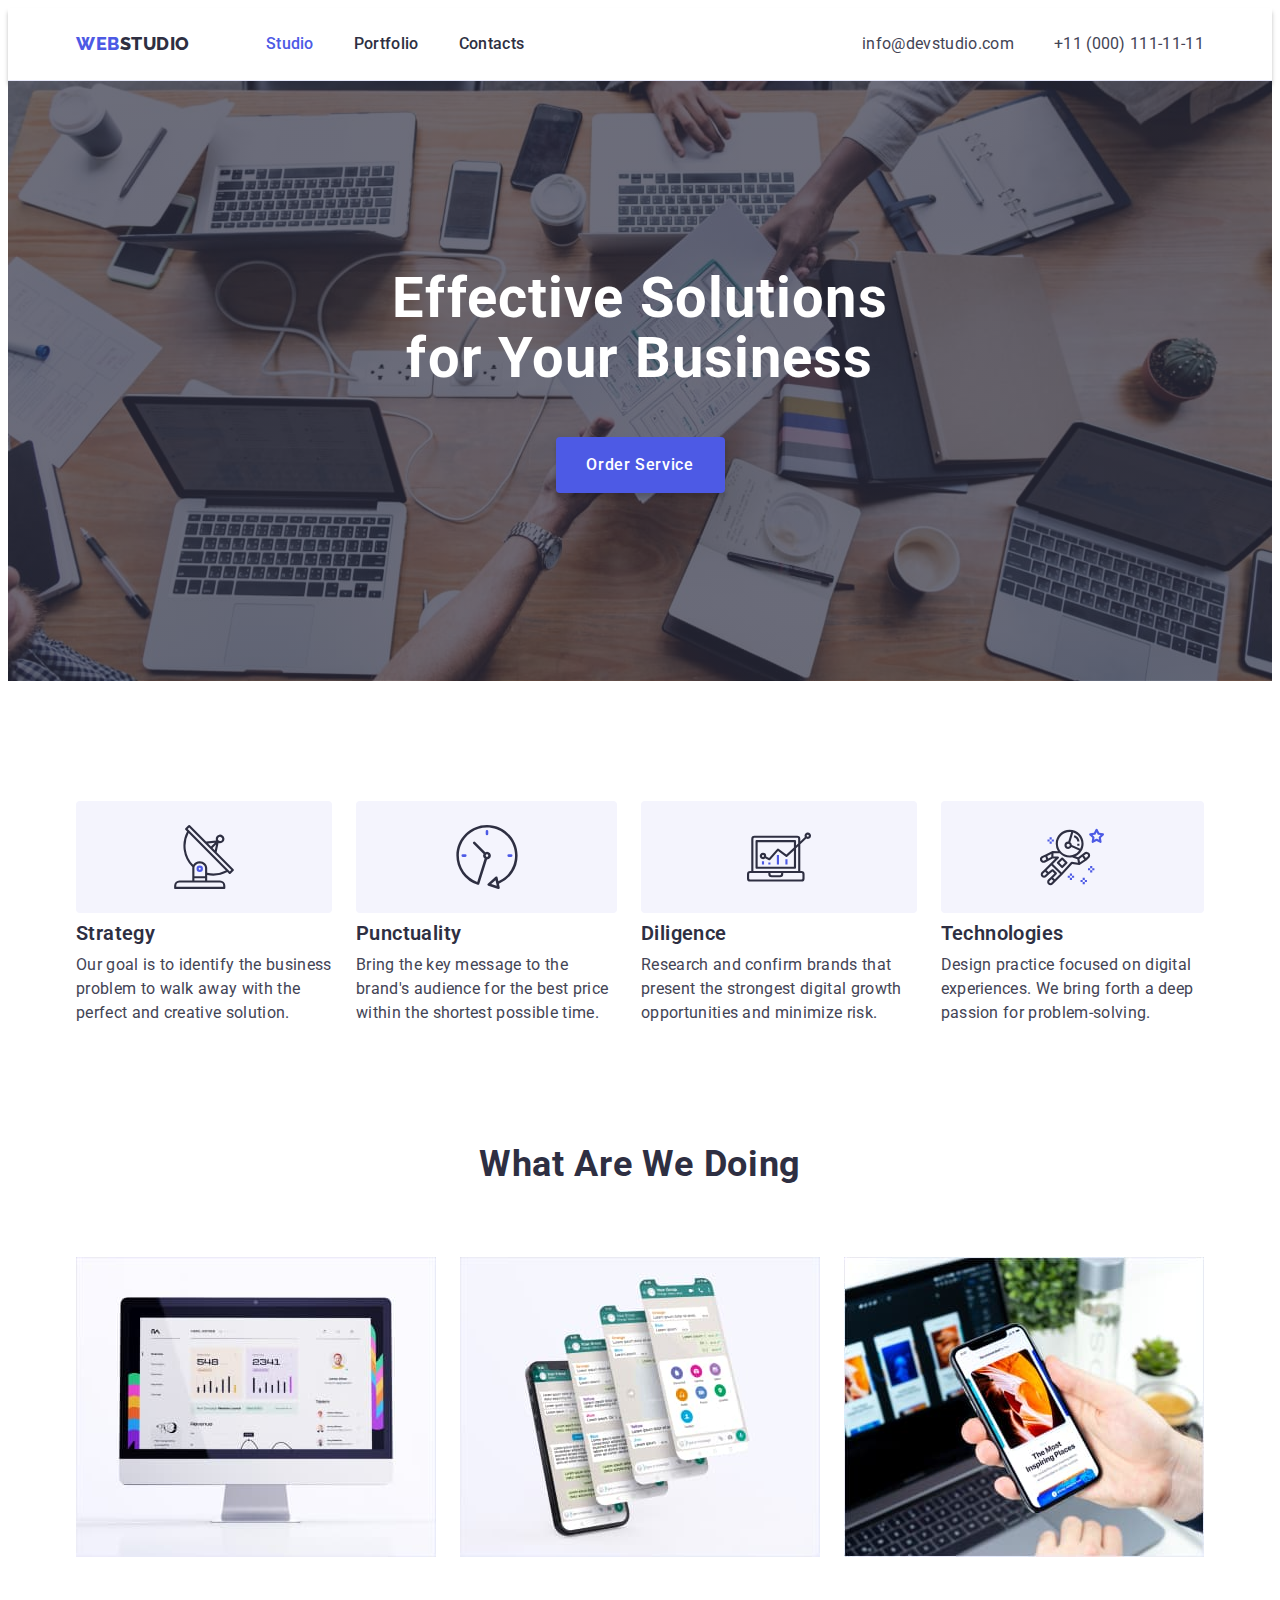
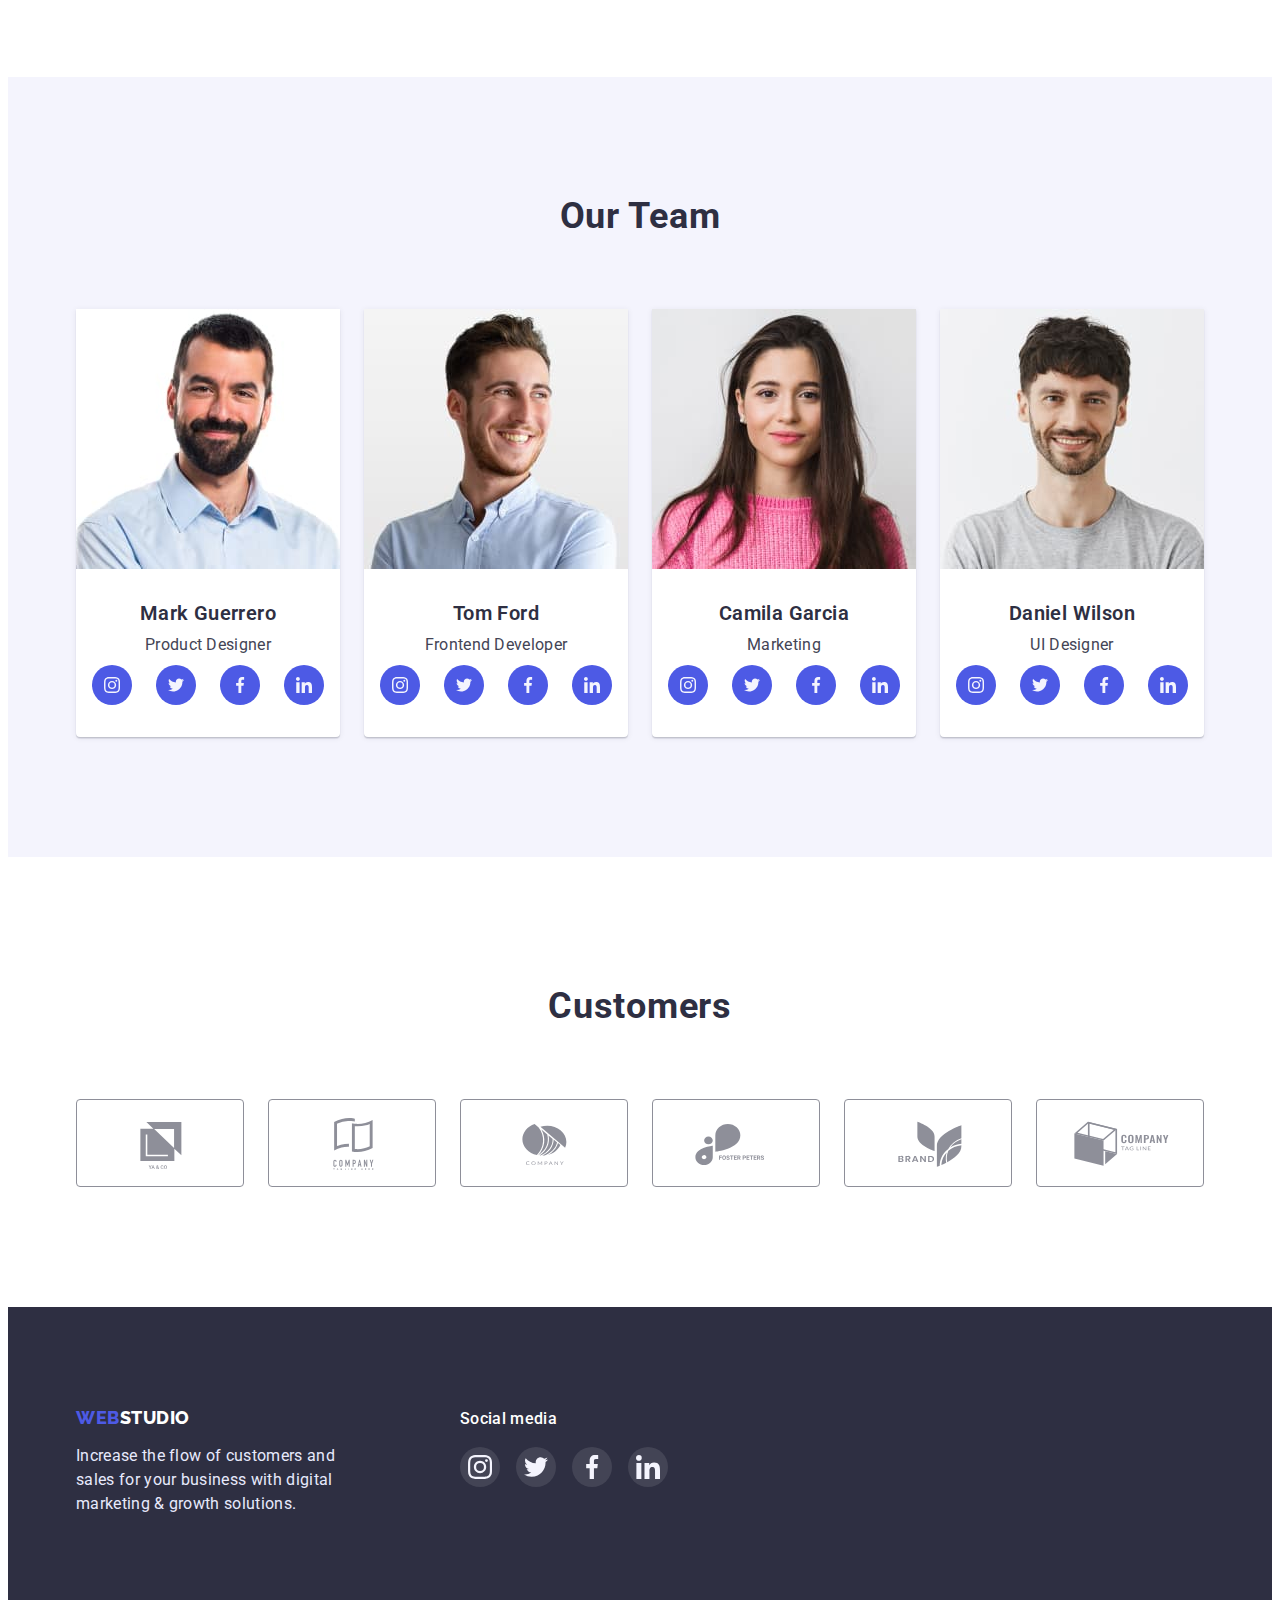
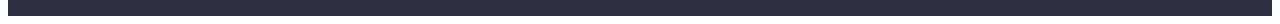
<file: index.html>
<!DOCTYPE html>
<html lang="en">
  <head>
    <meta charset="UTF-8" />
    <meta http-equiv="X-UA-Compatible" content="IE=edge" />
    <meta
      name="viewport"
      content="width=device-width, initial-scale=1.0"
    />
    <title>Web Studio</title>
    <link rel="preconnect" href="https://fonts.googleapis.com" />
    <link
      rel="preconnect"
      href="https://fonts.gstatic.com"
      crossorigin
    />
    <link
      href="https://fonts.googleapis.com/css2?family=Raleway:wght@800&family=Roboto:wght@400;500;700;900&display=swap"
      rel="stylesheet"
    />
    <link
      rel="stylesheet"
      href="https://cdnjs.cloudflare.com/ajax/libs/modern-normalize/1.1.0/modern-normalize.min.css"
      integrity="sha512-wpPYUAdjBVSE4KJnH1VR1HeZfpl1ub8YT/NKx4PuQ5NmX2tKuGu6U/JRp5y+Y8XG2tV+wKQpNHVUX03MfMFn9Q=="
      crossorigin="anonymous"
      referrerpolicy="no-referrer"
    />
    <link rel="stylesheet" href="./css/styles.css" />
  </head>
  <body>
    <header class="header">
      <div class="container header-container">
        <nav class="header-navigation">
          <a
            href="./index.html"
            class="logo header-logo link header-padding"
          >
            <span class="logo-color">Web</span>Studio</a
          >
          <ul class="header-list list">
            <li class="header-item">
              <a
                href="./index.html"
                class="header-link link header-padding active-page"
                >Studio</a
              >
            </li>
            <li class="header-item">
              <a
                href="./portfolio.html"
                class="header-link link header-padding"
                >Portfolio</a
              >
            </li>
            <li class="header-item">
              <a href="#" class="header-link link header-padding"
                >Contacts</a
              >
            </li>
          </ul>
        </nav>
        <address class="address">
          <ul class="address-list list">
            <li class="address-item">
              <a
                href="mailto:info@devstudio.com"
                class="address-email link header-padding"
              >
                info@devstudio.com
              </a>
            </li>
            <li class="address-item">
              <a
                href="tel:+110001111111"
                class="address-tel link header-padding"
              >
                +11 (000) 111-11-11
              </a>
            </li>
          </ul>
        </address>
      </div>
    </header>
    <main>
      <section class="hero">
        <div class="container hero-container">
          <h1 class="hero-title">
            Effective Solutions for Your Business
          </h1>
          <button type="button" class="hero-btn btn">
            Order Service
          </button>
        </div>
      </section>
      <section class="principles section">
        <div class="container">
          <h2 class="section-title visually-hidden">
            Our principles
          </h2>
          <ul class="principles-list section-list list">
            <li class="principles-item section-item">
              <div class="priciples-icon">
                <svg width="64px" height="64px">
                  <use href="./images/icons.svg#icon-antenna"></use>
                </svg>
              </div>
              <h3 class="principles-caption section-caption">
                Strategy
              </h3>
              <p class="principles-text section-text">
                Our goal is to identify the business problem to walk
                away with the perfect and creative solution.
              </p>
            </li>
            <li class="principles-item section-item">
              <div class="priciples-icon">
                <svg width="64px" height="64px">
                  <use href="./images/icons.svg#icon-clock"></use>
                </svg>
              </div>
              <h3 class="principles-caption section-caption">
                Punctuality
              </h3>
              <p class="principles-text section-text">
                Bring the key message to the brand's audience for the
                best price within the shortest possible time.
              </p>
            </li>
            <li class="principles-item section-item">
              <div class="priciples-icon">
                <svg width="64px" height="64px">
                  <use href="./images/icons.svg#icon-diagram"></use>
                </svg>
              </div>
              <h3 class="principles-caption section-caption">
                Diligence
              </h3>
              <p class="principles-text section-text">
                Research and confirm brands that present the strongest
                digital growth opportunities and minimize risk.
              </p>
            </li>
            <li class="principles-item section-item">
              <div class="priciples-icon">
                <svg width="64px" height="64px">
                  <use href="./images/icons.svg#icon-astronaut"></use>
                </svg>
              </div>
              <h3 class="principles-caption section-caption">
                Technologies
              </h3>
              <p class="principles-text section-text">
                Design practice focused on digital experiences. We
                bring forth a deep passion for problem-solving.
              </p>
            </li>
          </ul>
        </div>
      </section>
      <section class="doing section">
        <div class="container">
          <h2 class="doing-title section-title">What are we doing</h2>
          <ul class="doing-list section-list list">
            <li class="doing-item section-item">
              <img
                src="./images/do1.jpg"
                alt="computer"
                width="360"
                height="300"
              />
            </li>
            <li class="doing-item section-item">
              <img
                src="./images/do2.jpg"
                alt="tablet"
                width="360"
                height="300"
              />
            </li>
            <li class="doing-item section-item">
              <img
                src="./images/do3.jpg"
                alt="phone"
                width="360"
                height="300"
              />
            </li>
          </ul>
        </div>
      </section>
      <section class="team section accent-bg">
        <div class="container">
          <h2 class="team-title section-title">Our Team</h2>
          <ul class="team-list section-list list">
            <li class="team-item section-item card-team">
              <img
                src="./images/team1.jpg"
                alt="Mark Guerrero"
                width="264"
                height="260"
              />
              <div class="team-content">
                <h3 class="team-caption section-caption center">
                  Mark Guerrero
                </h3>
                <p class="team-text section-text center">
                  Product Designer
                </p>
                <ul class="team-soc-list list">
                  <li class="team-soc-item">
                    <a href="#" class="team-soc-link link">
                      <svg
                        class="team-soc-icon"
                        width="16px"
                        height="16px"
                      >
                        <use
                          href="./images/icons.svg#icon-instagram"
                        ></use>
                      </svg>
                    </a>
                  </li>
                  <li class="team-soc-item">
                    <a href="#" class="team-soc-link link">
                      <svg
                        class="team-soc-icon"
                        width="16px"
                        height="16px"
                      >
                        <use
                          href="./images/icons.svg#icon-twitter"
                        ></use>
                      </svg>
                    </a>
                  </li>
                  <li class="team-soc-item">
                    <a href="#" class="team-soc-link link">
                      <svg
                        class="team-soc-icon"
                        width="16px"
                        height="16px"
                      >
                        <use
                          href="./images/icons.svg#icon-facebook"
                        ></use>
                      </svg>
                    </a>
                  </li>
                  <li class="team-soc-item">
                    <a href="#" class="team-soc-link link">
                      <svg
                        class="team-soc-icon"
                        width="16px"
                        height="16px"
                      >
                        <use
                          href="./images/icons.svg#icon-linkedin"
                        ></use>
                      </svg>
                    </a>
                  </li>
                </ul>
              </div>
            </li>
            <li class="team-item section-item card-team">
              <img
                src="./images/team2.jpg"
                alt="Tom Ford"
                width="264"
                height="260"
              />
              <div class="team-content">
                <h3 class="team-caption section-caption center">
                  Tom Ford
                </h3>
                <p class="team-text section-text center">
                  Frontend Developer
                </p>
                <ul class="team-soc-list list">
                  <li class="team-soc-item">
                    <a href="#" class="team-soc-link link">
                      <svg
                        class="team-soc-icon"
                        width="16px"
                        height="16px"
                      >
                        <use
                          href="./images/icons.svg#icon-instagram"
                        ></use>
                      </svg>
                    </a>
                  </li>
                  <li class="team-soc-item">
                    <a href="#" class="team-soc-link link">
                      <svg
                        class="team-soc-icon"
                        width="16px"
                        height="16px"
                      >
                        <use
                          href="./images/icons.svg#icon-twitter"
                        ></use>
                      </svg>
                    </a>
                  </li>
                  <li class="team-soc-item">
                    <a href="#" class="team-soc-link link">
                      <svg
                        class="team-soc-icon"
                        width="16px"
                        height="16px"
                      >
                        <use
                          href="./images/icons.svg#icon-facebook"
                        ></use>
                      </svg>
                    </a>
                  </li>
                  <li class="team-soc-item">
                    <a href="#" class="team-soc-link link">
                      <svg
                        class="team-soc-icon"
                        width="16px"
                        height="16px"
                      >
                        <use
                          href="./images/icons.svg#icon-linkedin"
                        ></use>
                      </svg>
                    </a>
                  </li>
                </ul>
              </div>
            </li>
            <li class="team-item section-item card-team">
              <img
                src="./images/team3.jpg"
                alt="Camila Garcia"
                width="264"
                height="260"
              />
              <div class="team-content">
                <h3 class="team-caption section-caption center">
                  Camila Garcia
                </h3>
                <p class="team-text section-text center">Marketing</p>
                <ul class="team-soc-list list">
                  <li class="team-soc-item">
                    <a href="#" class="team-soc-link link">
                      <svg
                        class="team-soc-icon"
                        width="16px"
                        height="16px"
                      >
                        <use
                          href="./images/icons.svg#icon-instagram"
                        ></use>
                      </svg>
                    </a>
                  </li>
                  <li class="team-soc-item">
                    <a href="#" class="team-soc-link link">
                      <svg
                        class="team-soc-icon"
                        width="16px"
                        height="16px"
                      >
                        <use
                          href="./images/icons.svg#icon-twitter"
                        ></use>
                      </svg>
                    </a>
                  </li>
                  <li class="team-soc-item">
                    <a href="#" class="team-soc-link link">
                      <svg
                        class="team-soc-icon"
                        width="16px"
                        height="16px"
                      >
                        <use
                          href="./images/icons.svg#icon-facebook"
                        ></use>
                      </svg>
                    </a>
                  </li>
                  <li class="team-soc-item">
                    <a href="#" class="team-soc-link link">
                      <svg
                        class="team-soc-icon"
                        width="16px"
                        height="16px"
                      >
                        <use
                          href="./images/icons.svg#icon-linkedin"
                        ></use>
                      </svg>
                    </a>
                  </li>
                </ul>
              </div>
            </li>
            <li class="team-item section-item card-team">
              <img
                src="./images/team4.jpg"
                alt="Daniel Wilson"
                width="264"
                height="260"
              />
              <div class="team-content">
                <h3 class="team-caption section-caption center">
                  Daniel Wilson
                </h3>
                <p class="team-text section-text center">
                  UI Designer
                </p>
                <ul class="team-soc-list list">
                  <li class="team-soc-item">
                    <a href="#" class="team-soc-link link">
                      <svg
                        class="team-soc-icon"
                        width="16px"
                        height="16px"
                      >
                        <use
                          href="./images/icons.svg#icon-instagram"
                        ></use>
                      </svg>
                    </a>
                  </li>
                  <li class="team-soc-item">
                    <a href="#" class="team-soc-link link">
                      <svg
                        class="team-soc-icon"
                        width="16px"
                        height="16px"
                      >
                        <use
                          href="./images/icons.svg#icon-twitter"
                        ></use>
                      </svg>
                    </a>
                  </li>
                  <li class="team-soc-item">
                    <a href="#" class="team-soc-link link">
                      <svg
                        class="team-soc-icon"
                        width="16px"
                        height="16px"
                      >
                        <use
                          href="./images/icons.svg#icon-facebook"
                        ></use>
                      </svg>
                    </a>
                  </li>
                  <li class="team-soc-item">
                    <a href="#" class="team-soc-link link">
                      <svg
                        class="team-soc-icon"
                        width="16px"
                        height="16px"
                      >
                        <use
                          href="./images/icons.svg#icon-linkedin"
                        ></use>
                      </svg>
                    </a>
                  </li>
                </ul>
              </div>
            </li>
          </ul>
        </div>
      </section>
      <section class="customer section">
        <div class="container">
          <h2 class="customer-title section-title">Customers</h2>
          <ul class="customer-list section-list list">
            <li class="customer-item section-item">
              <a href="#" class="customer-link link">
                <svg
                  class="customer-icon"
                  width="104px"
                  height="56px"
                >
                  <use href="./images/icons.svg#icon-yaco"></use>
                </svg>
              </a>
            </li>
            <li class="customer-item section-item">
              <a href="#" class="customer-link link"
                ><svg
                  class="customer-icon"
                  width="104px"
                  height="56px"
                >
                  <use
                    href="./images/icons.svg#icon-tagline-here"
                  ></use>
                </svg>
              </a>
            </li>
            <li class="customer-item section-item">
              <a href="#" class="customer-link link">
                <svg
                  class="customer-icon"
                  width="104px"
                  height="56px"
                >
                  <use href="./images/icons.svg#icon-company"></use>
                </svg>
              </a>
            </li>
            <li class="customer-item section-item">
              <a href="#" class="customer-link link">
                <svg
                  class="customer-icon"
                  width="104px"
                  height="56px"
                >
                  <use href="./images/icons.svg#icon-foster"></use>
                </svg>
              </a>
            </li>
            <li class="customer-item section-item">
              <a href="#" class="customer-link link">
                <svg
                  class="customer-icon"
                  width="104px"
                  height="56px"
                >
                  <use href="./images/icons.svg#icon-brand"></use>
                </svg>
              </a>
            </li>
            <li class="customer-item section-item">
              <a href="#" class="customer-link link">
                <svg
                  class="customer-icon"
                  width="104px"
                  height="56px"
                >
                  <use href="./images/icons.svg#icon-tagline"></use>
                </svg>
              </a>
            </li>
          </ul>
        </div>
      </section>
    </main>
    <footer class="footer">
      <div class="container footer-wrapper">
        <div class="footer-info">
          <a href="./index.html" class="logo footer-logo link"
            ><span class="logo-color">Web</span>Studio</a
          >
          <p class="footer-text">
            Increase the flow of customers and sales for your business
            with digital marketing & growth solutions.
          </p>
        </div>
        <div class="footer-soc">
          <p class="footer-soc-title">Social media</p>
          <ul class="footer-soc-list list">
            <li class="footer-soc-item">
              <a href="#" class="footer-soc-link link">
                <svg
                  class="footer-soc-icon"
                  width="24px"
                  height="24px"
                >
                  <use href="./images/icons.svg#icon-instagram"></use>
                </svg>
              </a>
            </li>
            <li class="footer-soc-item">
              <a href="#" class="footer-soc-link link">
                <svg
                  class="footer-soc-icon"
                  width="24px"
                  height="24px"
                >
                  <use href="./images/icons.svg#icon-twitter"></use>
                </svg>
              </a>
            </li>
            <li class="footer-soc-item">
              <a href="#" class="footer-soc-link link">
                <svg
                  class="footer-soc-icon"
                  width="24px"
                  height="24px"
                >
                  <use href="./images/icons.svg#icon-facebook"></use>
                </svg>
              </a>
            </li>
            <li class="footer-soc-item">
              <a href="#" class="footer-soc-link link">
                <svg
                  class="footer-soc-icon"
                  width="24px"
                  height="24px"
                >
                  <use href="./images/icons.svg#icon-linkedin"></use>
                </svg>
              </a>
            </li>
          </ul>
        </div>
      </div>
    </footer>
  </body>
</html>
</file>
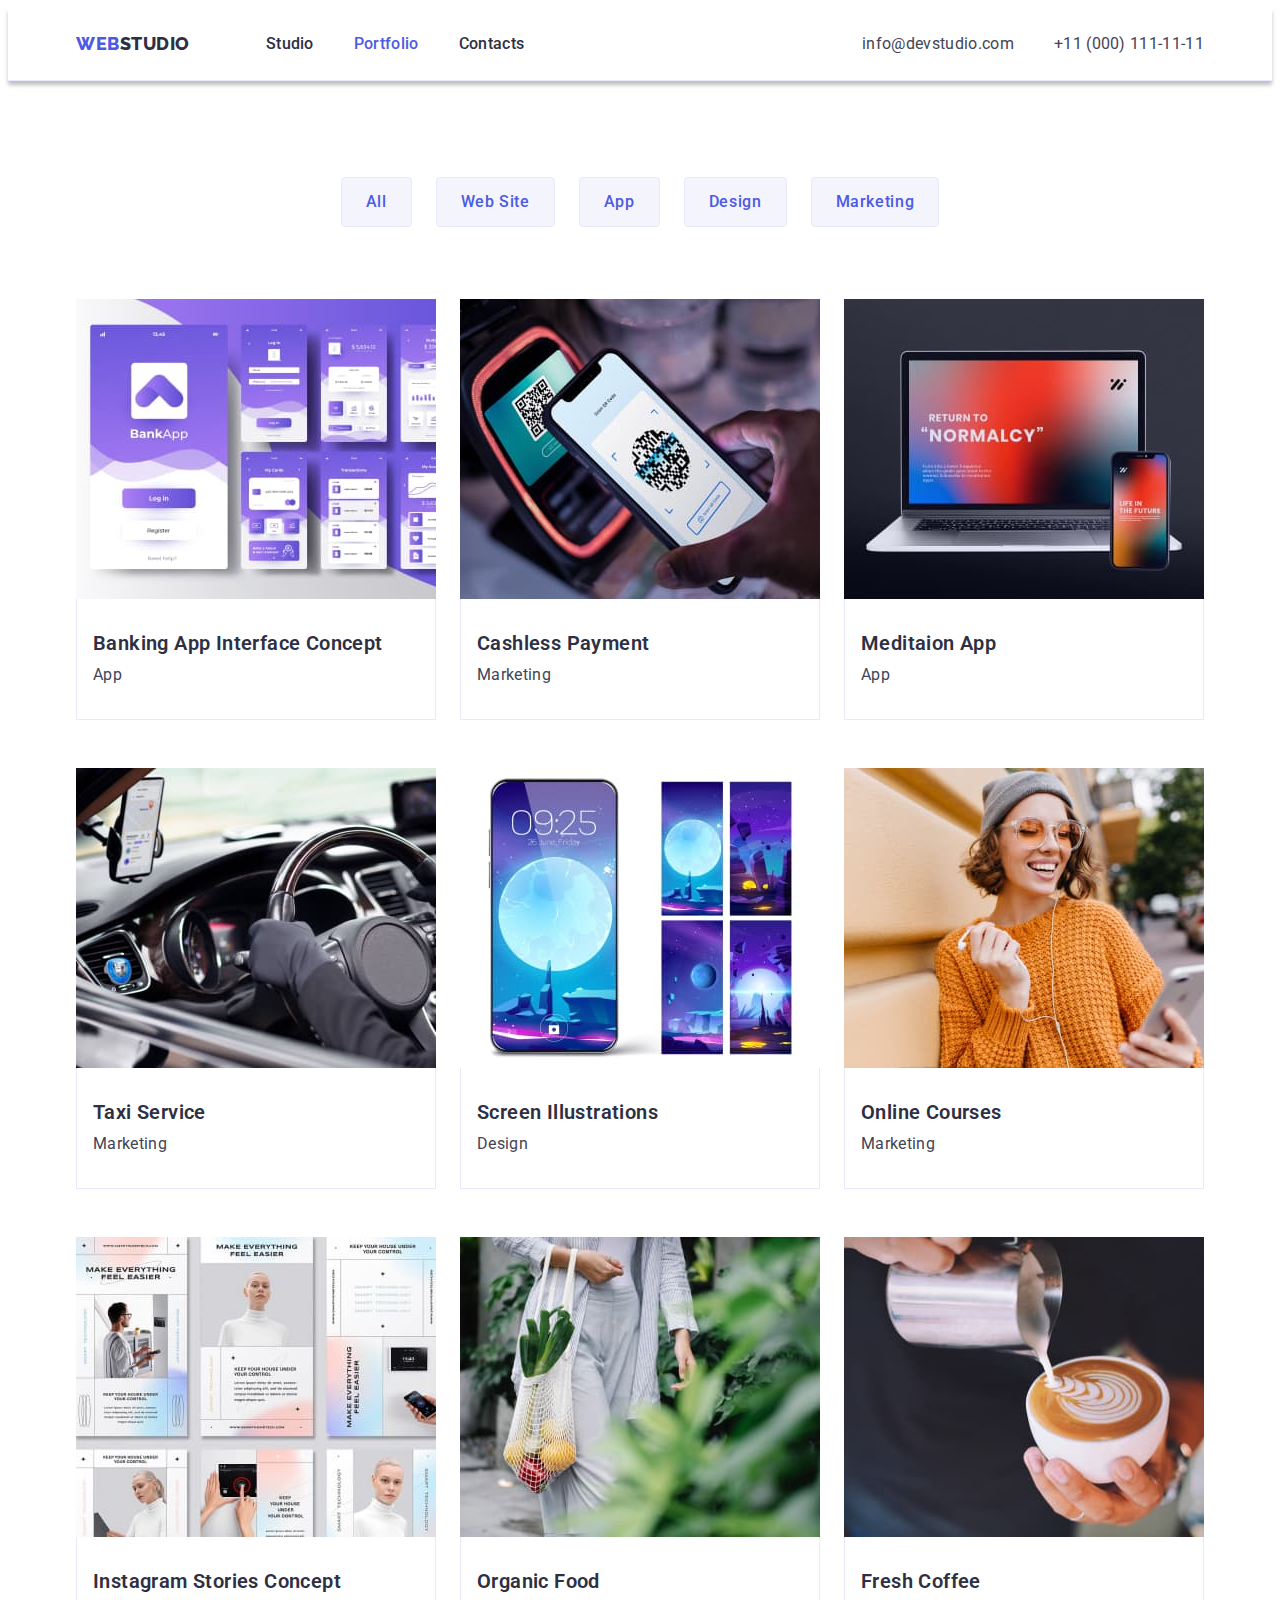
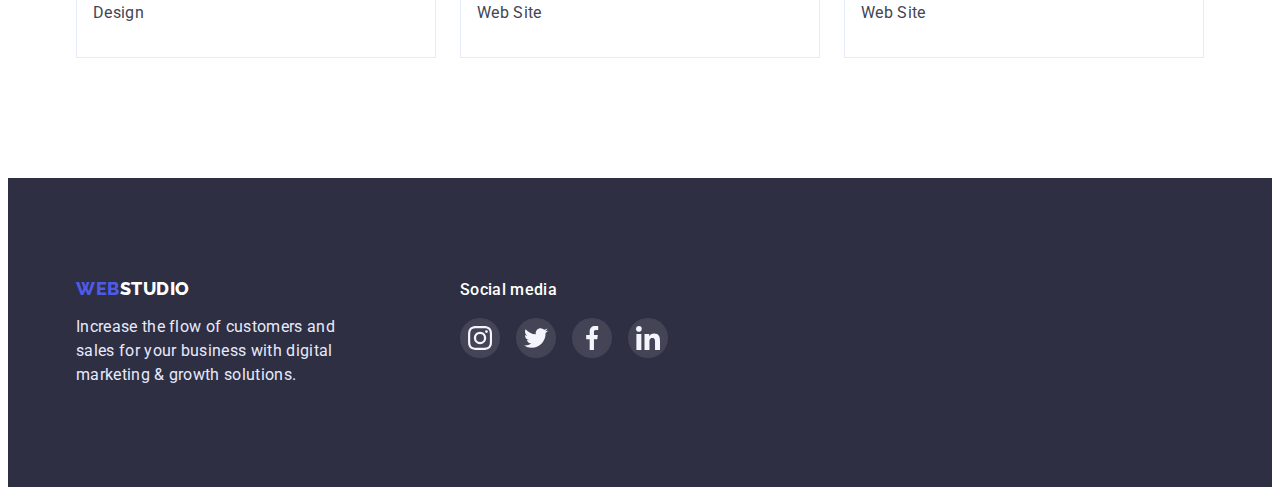
<file: portfolio.html>
<!DOCTYPE html>
<html lang="en">
  <head>
    <meta charset="UTF-8" />
    <meta http-equiv="X-UA-Compatible" content="IE=edge" />
    <meta
      name="viewport"
      content="width=device-width, initial-scale=1.0"
    />
    <title>Portfolio</title>
    <link rel="preconnect" href="https://fonts.googleapis.com" />
    <link
      rel="preconnect"
      href="https://fonts.gstatic.com"
      crossorigin
    />
    <link
      href="https://fonts.googleapis.com/css2?family=Raleway:wght@800&family=Roboto:wght@400;500;700;900&display=swap"
      rel="stylesheet"
    />
    <link
      rel="stylesheet"
      href="https://cdnjs.cloudflare.com/ajax/libs/modern-normalize/1.1.0/modern-normalize.min.css"
      integrity="sha512-wpPYUAdjBVSE4KJnH1VR1HeZfpl1ub8YT/NKx4PuQ5NmX2tKuGu6U/JRp5y+Y8XG2tV+wKQpNHVUX03MfMFn9Q=="
      crossorigin="anonymous"
      referrerpolicy="no-referrer"
    />
    <link rel="stylesheet" href="./css/styles.css" />
  </head>
  <body>
    <header class="header">
      <div class="container header-container">
        <nav class="header-navigation">
          <a
            href="./index.html"
            class="logo header-logo link header-padding"
          >
            <span class="logo-color">Web</span>Studio</a
          >
          <ul class="header-list list">
            <li class="header-item">
              <a
                href="./index.html"
                class="header-link link header-padding"
                >Studio</a
              >
            </li>
            <li class="header-item">
              <a
                href="./portfolio.html"
                class="header-link link header-padding active-page"
                >Portfolio</a
              >
            </li>
            <li class="header-item">
              <a href="#" class="header-link link header-padding"
                >Contacts</a
              >
            </li>
          </ul>
        </nav>
        <address class="address">
          <ul class="address-list list">
            <li class="address-item">
              <a
                href="mailto:info@devstudio.com"
                class="address-email link header-padding"
              >
                info@devstudio.com
              </a>
            </li>
            <li class="address-item">
              <a
                href="tel:+110001111111"
                class="address-tel link header-padding"
              >
                +11 (000) 111-11-11
              </a>
            </li>
          </ul>
        </address>
      </div>
    </header>
    <main>
      <section class="portfolio section">
        <div class="container">
          <h1 class="visually-hidden">Portfolio</h1>
          <h2 class="visually-hidden">Filter</h2>
          <ul class="filter-list list">
            <li>
              <button type="button" class="filter-btn btn">
                All
              </button>
            </li>
            <li>
              <button type="button" class="filter-btn btn">
                Web Site
              </button>
            </li>
            <li>
              <button type="button" class="filter-btn btn">
                App
              </button>
            </li>
            <li>
              <button type="button" class="filter-btn btn">
                Design
              </button>
            </li>
            <li>
              <button type="button" class="filter-btn btn">
                Marketing
              </button>
            </li>
          </ul>
          <h2 class="visually-hidden">Galery</h2>
          <ul class="gallery-list list">
            <li class="gallery-item">
              <a href="#" class="link">
                <img
                  src="./images/gallery1.jpg"
                  alt="Banking App Interface Concept"
                  width="360"
                  height="300"
                />
                <div class="gallery-content">
                  <h3 class="gallery-caption section-caption">
                    Banking App Interface Concept
                  </h3>
                  <p class="section-text">App</p>
                </div>
                <!-- <p class="gallery-description">
                    14 Stylish and User-Friendly App Design Concepts · Task
                    Manager App · Calorie Tracker App · Exotic Fruit
                    Ecommerce App · Cloud Storage App
                  </p> -->
              </a>
            </li>
            <li class="gallery-item">
              <a href="#" class="link">
                <img
                  src="./images/gallery2.jpg"
                  alt="Cashless Payment"
                  width="360"
                  height="300"
                />
                <div class="gallery-content">
                  <h3 class="gallery-caption section-caption">
                    Cashless Payment
                  </h3>
                  <p class="section-text">Marketing</p>
                </div>
                <!-- <p class="gallery-description">
                  14 Stylish and User-Friendly App Design Concepts · Task
                  Manager App · Calorie Tracker App · Exotic Fruit
                  Ecommerce App · Cloud Storage App
                </p> -->
              </a>
            </li>
            <li class="gallery-item">
              <a href="#" class="link">
                <img
                  src="./images/gallery3.jpg"
                  alt="Meditaion App"
                  width="360"
                  height="300"
                />
                <div class="gallery-content">
                  <h3 class="gallery-caption section-caption">
                    Meditaion App
                  </h3>
                  <p class="section-text">App</p>
                </div>
                <!-- <p class="gallery-description">
                  14 Stylish and User-Friendly App Design Concepts · Task
                  Manager App · Calorie Tracker App · Exotic Fruit
                  Ecommerce App · Cloud Storage App
                </p> -->
              </a>
            </li>
            <li class="gallery-item">
              <a href="#" class="link">
                <img
                  src="./images/gallery4.jpg"
                  alt="Taxi Service"
                  width="360"
                  height="300"
                />
                <div class="gallery-content">
                  <h3 class="gallery-caption section-caption">
                    Taxi Service
                  </h3>
                  <p class="section-text">Marketing</p>
                </div>
                <!-- <p class="gallery-description">
                  14 Stylish and User-Friendly App Design Concepts · Task
                  Manager App · Calorie Tracker App · Exotic Fruit
                  Ecommerce App · Cloud Storage App
                </p> -->
              </a>
            </li>
            <li class="gallery-item">
              <a href="#" class="link">
                <img
                  src="./images/gallery5.jpg"
                  alt="Screen Illustrations"
                  width="360"
                  height="300"
                />
                <div class="gallery-content">
                  <h3 class="gallery-caption section-caption">
                    Screen Illustrations
                  </h3>
                  <p class="section-text">Design</p>
                </div>
                <!-- <p class="gallery-description">
                  14 Stylish and User-Friendly App Design Concepts · Task
                  Manager App · Calorie Tracker App · Exotic Fruit
                  Ecommerce App · Cloud Storage App
                </p> -->
              </a>
            </li>
            <li class="gallery-item">
              <a href="#" class="link">
                <img
                  src="./images/gallery6.jpg"
                  alt="Online Courses"
                  width="360"
                  height="300"
                />
                <div class="gallery-content">
                  <h3 class="gallery-caption section-caption">
                    Online Courses
                  </h3>
                  <p class="section-text">Marketing</p>
                </div>
                <!-- <p class="gallery-description">
                  14 Stylish and User-Friendly App Design Concepts · Task
                  Manager App · Calorie Tracker App · Exotic Fruit
                  Ecommerce App · Cloud Storage App
                </p> -->
              </a>
            </li>
            <li class="gallery-item">
              <a href="#" class="link">
                <img
                  src="./images/gallery7.jpg"
                  alt="Instagram Stories Concept"
                  width="360"
                  height="300"
                />
                <div class="gallery-content">
                  <h3 class="gallery-caption section-caption">
                    Instagram Stories Concept
                  </h3>
                  <p class="section-text">Design</p>
                </div>
                <!-- <p class="gallery-description">
                  14 Stylish and User-Friendly App Design Concepts · Task
                  Manager App · Calorie Tracker App · Exotic Fruit
                  Ecommerce App · Cloud Storage App
                </p> -->
              </a>
            </li>
            <li class="gallery-item">
              <a href="#" class="link">
                <img
                  src="./images/gallery8.jpg"
                  alt="Organic Food"
                  width="360"
                  height="300"
                />
                <div class="gallery-content">
                  <h3 class="gallery-caption section-caption">
                    Organic Food
                  </h3>
                  <p class="section-text">Web Site</p>
                </div>
                <!-- <p class="gallery-description">
                  14 Stylish and User-Friendly App Design Concepts · Task
                  Manager App · Calorie Tracker App · Exotic Fruit
                  Ecommerce App · Cloud Storage App
                </p> -->
              </a>
            </li>
            <li class="gallery-item">
              <a href="#" class="link">
                <img
                  src="./images/gallery9.jpg"
                  alt="Fresh Coffee"
                  width="360"
                  height="300"
                />
                <div class="gallery-content">
                  <h3 class="gallery-caption section-caption">
                    Fresh Coffee
                  </h3>
                  <p class="section-text">Web Site</p>
                </div>
                <!-- <p class="gallery-description">
                  14 Stylish and User-Friendly App Design Concepts · Task
                  Manager App · Calorie Tracker App · Exotic Fruit
                  Ecommerce App · Cloud Storage App
                </p> -->
              </a>
            </li>
          </ul>
        </div>
      </section>
    </main>
    <footer class="footer">
      <div class="container footer-wrapper">
        <div class="footer-info">
          <a href="./index.html" class="logo footer-logo link"
            ><span class="logo-color">Web</span>Studio</a
          >
          <p class="footer-text">
            Increase the flow of customers and sales for your business
            with digital marketing & growth solutions.
          </p>
        </div>
        <div class="footer-soc">
          <p class="footer-soc-title">Social media</p>
          <ul class="footer-soc-list list">
            <li class="footer-soc-item">
              <a href="#" class="footer-soc-link link">
                <svg
                  class="footer-soc-icon"
                  width="24px"
                  height="24px"
                >
                  <use href="./images/icons.svg#icon-instagram"></use>
                </svg>
              </a>
            </li>
            <li class="footer-soc-item">
              <a href="#" class="footer-soc-link link">
                <svg
                  class="footer-soc-icon"
                  width="24px"
                  height="24px"
                >
                  <use href="./images/icons.svg#icon-twitter"></use>
                </svg>
              </a>
            </li>
            <li class="footer-soc-item">
              <a href="#" class="footer-soc-link link">
                <svg
                  class="footer-soc-icon"
                  width="24px"
                  height="24px"
                >
                  <use href="./images/icons.svg#icon-facebook"></use>
                </svg>
              </a>
            </li>
            <li class="footer-soc-item">
              <a href="#" class="footer-soc-link link">
                <svg
                  class="footer-soc-icon"
                  width="24px"
                  height="24px"
                >
                  <use href="./images/icons.svg#icon-linkedin"></use>
                </svg>
              </a>
            </li>
          </ul>
        </div>
      </div>
    </footer>
  </body>
</html>
</file>
<file: css/styles.css>
/*
  main color      SLATE     #434455
  secondary color NAVY BLUE #2E2F42
  light color     WHITE     #FFFFFF
  accent          CLOUD     #F4F4FD
  dark bg color   NAVY BLUE #2E2F42
  button color    IRIS      #4D5AE5
  active color    OCEAN     #404BBF
*/
:root {
  --primary-text-color: #434455;
  --title-text-color: #2e2f42;
  --light-color: #ffffff;
  --accent-color: #f4f4fd;
  --dark-bg-color: #2e2f42;
  --button-color: #4d5ae5;
  --active-color: #404bbf;
  --gradient: linear-gradient(
    rgba(46, 47, 66, 0.7),
    rgba(46, 47, 66, 0.7)
  );
}

*,
::after,
::before {
  box-sizing: border-box;
}

body {
  font-family: "Roboto", sans-serif;
  background-color: #ffffff;
  color: var(--primary-text-color);
}

h1,
h2,
h3,
h4,
h5,
h6,
p {
  margin: 0;
}

ul {
  margin: 0;
  padding-left: 0;
}

.list {
  list-style: none;
}

.link {
  text-decoration: none;
}

img {
  display: block;
  max-width: 100%;
  height: auto;
}

.container {
  max-width: 1158px;
  padding: 0 15px;
  margin: 0 auto;
  /* outline: 2px solid red; */
}

.center {
  text-align: center;
}

.visually-hidden {
  position: absolute;
  white-space: nowrap;
  width: 1px;
  height: 1px;
  overflow: hidden;
  border: 0;
  padding: 0;
  clip: rect(0 0 0 0);
  clip-path: inset(50%);
  margin: -1px;
}

.logo {
  font-family: "Raleway", sans-serif;
  font-weight: 800;
  font-size: 18px;
  letter-spacing: 0.03em;
  text-transform: uppercase;
}

/* ----- HEADER ----- */

.header {
  border-bottom: 1px solid #e7e9fc;
  box-shadow: 0px 4px 4px rgba(0, 0, 0, 0.25);
}

.header-container {
  display: flex;
}

.header-navigation {
  display: flex;
  align-items: center;
  margin-right: auto;
}

.header-logo {
  line-height: 1.33;
  color: var(--title-text-color);
  margin-right: 76px;
}

.logo-color {
  color: #4d5ae5;
}

.header-list {
  display: flex;
  gap: 40px;
}
/* .header-item {
} */

.header-link {
  font-weight: 500;
  line-height: 1.5;
  letter-spacing: 0.02em;
  color: #2e2f42;
}

.header-padding {
  display: block;
  padding-top: 24px;
  padding-bottom: 24px;
}

.header-link:active {
  color: #4d5ae5;
}

.header-link.active-page {
  color: #4d5ae5;
}
.address {
  font-style: normal;
}

.address-list {
  display: flex;
  gap: 40px;
}
/* .address-item {
} */

.address-email,
.address-tel {
  line-height: 1.5;
  letter-spacing: 0.02em;
  color: #434455;
}

.header-link:hover,
.header-link:focus,
.address-email:hover,
.address-email:focus,
.address-tel:hover,
.address-tel:focus {
  color: #404bbf;
}
/* ----- HERO ----- */

.hero {
  max-width: 1440px;
  margin: 0 auto;
  background-image: var(--gradient), url(../images/hero-bg.jpg);
  background-repeat: no-repeat;
  background-position: center;
  background-size: cover;
  padding-top: 188px;
  padding-bottom: 188px;
}

/*.hero-container {
  display: flex;
  flex-direction: column;
  align-items: center; 
}*/

.hero-title {
  max-width: 500px;
  font-size: 56px;
  line-height: 1.07;
  text-align: center;
  letter-spacing: 0.02em;
  color: var(--light-color);
  margin: 0 auto 48px;
}

.btn {
  font-family: inherit;
  font-weight: 500;
  font-size: 16px;
  line-height: 1.5;
  text-align: center;
  letter-spacing: 0.04em;
  border: none;
  border-radius: 4px;
  cursor: pointer;
}

.btn:hover,
.btn:focus {
  background-color: #404bbf;
  color: var(--light-color);
  box-shadow: 0px 4px 4px rgba(0, 0, 0, 0.15);
}

/* .btn:active {
  background-color: var(--button-color);
  color: #e7e9fc;
} */

.hero-btn {
  display: block;
  margin: 0 auto;
  width: 169px;
  height: 56px;
  background-color: var(--button-color);
  color: var(--light-color);
  box-shadow: 0px 4px 4px rgba(0, 0, 0, 0.15);
}

/* ----- SECTION ----- */

.section {
  padding-top: 120px;
  padding-bottom: 120px;
}

.section.accent-bg {
  background-color: var(--accent-color);
}

.section-title {
  font-size: 36px;
  line-height: 1.11;
  text-align: center;
  letter-spacing: 0.02em;
  text-transform: capitalize;
  color: var(--title-text-color);
}

/* .section-list {
} */

.section-item {
  background-color: #fff;
}

.section-item.card-team {
  width: 264px;
}

.section-caption {
  font-weight: 600;
  font-size: 20px;
  line-height: 1.2;
  letter-spacing: 0.02em;
  color: var(--title-text-color);
}

.section-text {
  line-height: 1.5;
  letter-spacing: 0.02em;
}

/* ----- PRINCIPLES----- */

/* .principles {
} */

.principles-list {
  display: flex;
  gap: 24px;
  width: calc(100% - 4 * 24px) / 4;
}

/* .principles-item{
} */

.priciples-icon {
  background: #f4f4fd;
  border-radius: 4px;
  display: flex;
  height: 112px;
  margin-bottom: 8px;
  align-items: center;
  justify-content: center;
}

.principles-caption {
  margin-bottom: 8px;
}
/* 
.principles-text {

} */

/* ----- OUR DOING----- */

.doing {
  padding-top: 0;
}

.doing-title {
  margin-bottom: 72px;
}

.doing-list {
  display: flex;
  gap: 24px;
}

.doing-item {
  width: calc((100% - 2 * 24px) / 3);
}

/* ----- OUR TEAM----- */

/* .team {  
} */

.team-title {
  margin-bottom: 72px;
}

.team-list {
  display: flex;
  gap: 24px;
}

.team-item {
  box-shadow: 0px 1px 6px rgba(46, 47, 66, 0.08),
    0px 1px 1px rgba(46, 47, 66, 0.16),
    0px 2px 1px rgba(46, 47, 66, 0.08);
  border-radius: 0px 0px 4px 4px;
  width: calc((100% - 3 * 24px) / 4);
}

.team-content {
  padding-top: 32px;
  padding-bottom: 32px;
}

.team-caption {
  margin-bottom: 8px;
}

.team-text {
  margin-bottom: 8px;
}

.team-soc-list {
  display: flex;
  justify-content: center;
  gap: 24px;
}

.team-soc-item {
  width: 40px;
  height: 40px;
}

.team-soc-link {
  display: flex;
  align-items: center;
  justify-content: center;
  width: 100%;
  height: 100%;
  background-color: var(--button-color);
  border-radius: 50%;
}

.team-soc-link:is(:hover, :focus) {
  background-color: var(--active-color);
}

.team-soc-icon {
  fill: #f4f4fd;
}

/* ----- CUSTOMERS ----- */

.customer.section {
  padding-top: 130px;
}

.customer-title {
  margin-bottom: 72px;
}

.customer-list {
  display: flex;
  gap: 24px;
}

.customer-item {
  width: calc((100% - 5 * 24px) / 6);
  height: 88px;
}

.customer-link {
  display: flex;
  align-items: center;
  justify-content: center;
  width: 100%;
  height: 100%;
  border: 1px solid #8e8f99;
  border-radius: 4px;
}
.customer-icon {
  fill: #8e8f99;
}

.customer-link:is(:hover, :focus) {
  border: 1px solid var(--active-color);
  color: var(--active-color);
}

.customer-link:is(:hover, :focus) .customer-icon {
  fill: var(--active-color);
}

/* ===== PORTFOLIO PAGE ===== */

.portfolio {
  padding-top: 96px;
}

.filter-list {
  margin-bottom: 72px;
  display: flex;
  gap: 24px;
  justify-content: center;
}

.filter-btn {
  background-color: var(--accent-color);
  color: #4d5ae5;
  border: 1px solid #e7e9fc;
  padding: 12px 24px;
}

.filter-btn:hover,
.filter-btn:focus {
  background-color: #404bbf;
  color: var(--light-color);
  border: 1px solid #404bbf;
  box-shadow: 0px 3px 1px rgba(0, 0, 0, 0.1),
    0px 2px 1px rgba(0, 0, 0, 0.08), 0px 2px 2px rgba(0, 0, 0, 0.12);
}

.gallery-list {
  display: flex;
  flex-wrap: wrap;
  column-gap: 24px;
  row-gap: 48px;
}

.gallery-item {
  width: calc((100% - 2 * 24px) / 3);
}

.gallery-item:hover {
border: 0.5px solid #F4F4FD;
box-shadow: 0px 1px 6px rgba(46, 47, 66, 0.08), 0px 1px 1px rgba(46, 47, 66, 0.16), 0px 2px 1px rgba(46, 47, 66, 0.08);
}

.gallery-item > .link {
  color: currentColor;
}

.gallery-content {
  padding-top: 32px;
  padding-bottom: 32px;
  padding-left: 16px;
  border: 1px solid #e7e9fc;
  border-top: none;
}

.gallery-caption {
  margin-bottom: 8px;
}

/* .gallery-description {
  line-height: 1.5;
  letter-spacing: 0.02em;
  color: #f4f4fd;  
} */

/* ----- FOOTER ----- */

.footer {
  background-color: var(--dark-bg-color);
  padding-top: 100px;
  padding-bottom: 100px;
}

.footer-wrapper {
  display: flex;
  gap: 120px;
}

.footer-logo {
  line-height: 1.17;
  color: var(--light-color);
}

.footer-text {
  line-height: 1.5;
  letter-spacing: 0.02em;
  color: #e7e9fc;
  width: 264px;
  margin-top: 16px;
}

/* .footer-info {
}
.footer-soc {
} */

.footer-soc-title {
  margin-bottom: 16px;
  font-weight: 500;
  line-height: 1.5;
  letter-spacing: 0.02em;
  color: #ffffff;
}

.footer-soc-list {
  display: flex;
  justify-content: center;
  gap: 16px;
}

.footer-soc-item {
  width: 40px;
  height: 40px;
}

.footer-soc-link {
  display: flex;
  align-items: center;
  justify-content: center;
  width: 100%;
  height: 100%;
  background-color: rgba(255, 255, 255, 0.1);
  border-radius: 50%;
}
.footer-soc-icon {
  fill: #f4f4fd;
}
.footer-soc-link:is(:hover, :focus) {
  background-color: #31d0aa;
}
</file>
